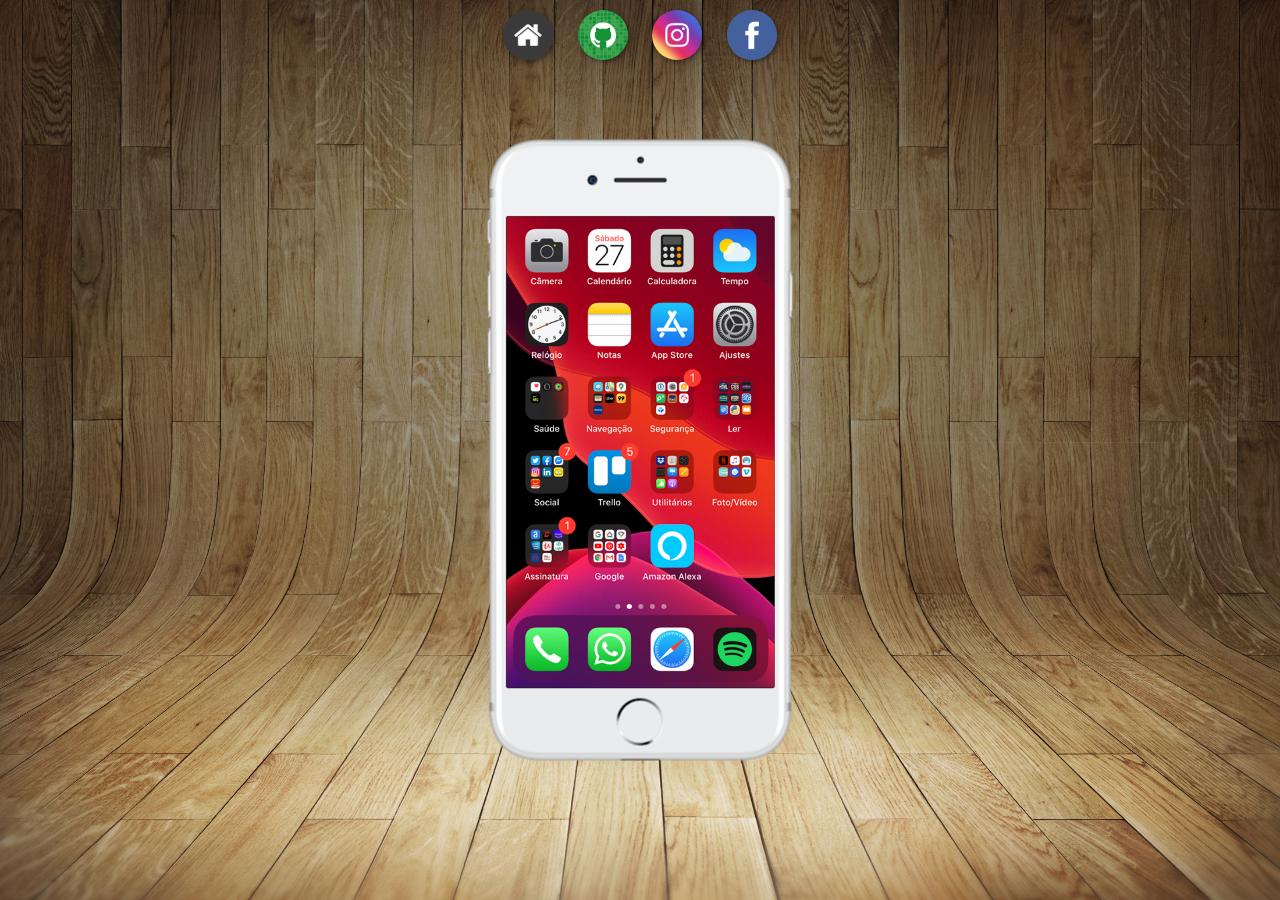
<file: index.html>
<!DOCTYPE html>
<html lang="pt-br">
<head>
    <meta charset="UTF-8">
    <meta name="viewport" content="width=device-width, initial-scale=1.0">
    <title>Projeto Rede Sociais</title>
    <link rel="shortcut icon" href="favicon.ico" type="image/x-icon">
    <link rel="stylesheet" href="estilos/style.css"> 
</head>
<body>
    <main>
        <section id="telefone">
            <iframe src="home.html" name="tela" id="tela" frameborder="0">
                <p>seu navegador náo e compatível com isso.</p>
            </iframe>
        </section>
        <section id="rede-sociais">
            <a href="home.html" target="tela"><img src="imagens/logo-home.jpg" alt="home"></a>
            <a href="github.html" target="tela"><img src="imagens/logo-github.jpg" alt="github"></a>
            <a href="instagram.html" target="tela"><img src="imagens/logo-instagram.jpg" alt="instagram"></a>
            <a href="facebook.html" target="tela"><img src="imagens/logo-facebook.jpg" alt="facebook"></a>
        </section>
    </main>   
</body>
</html>
</file>
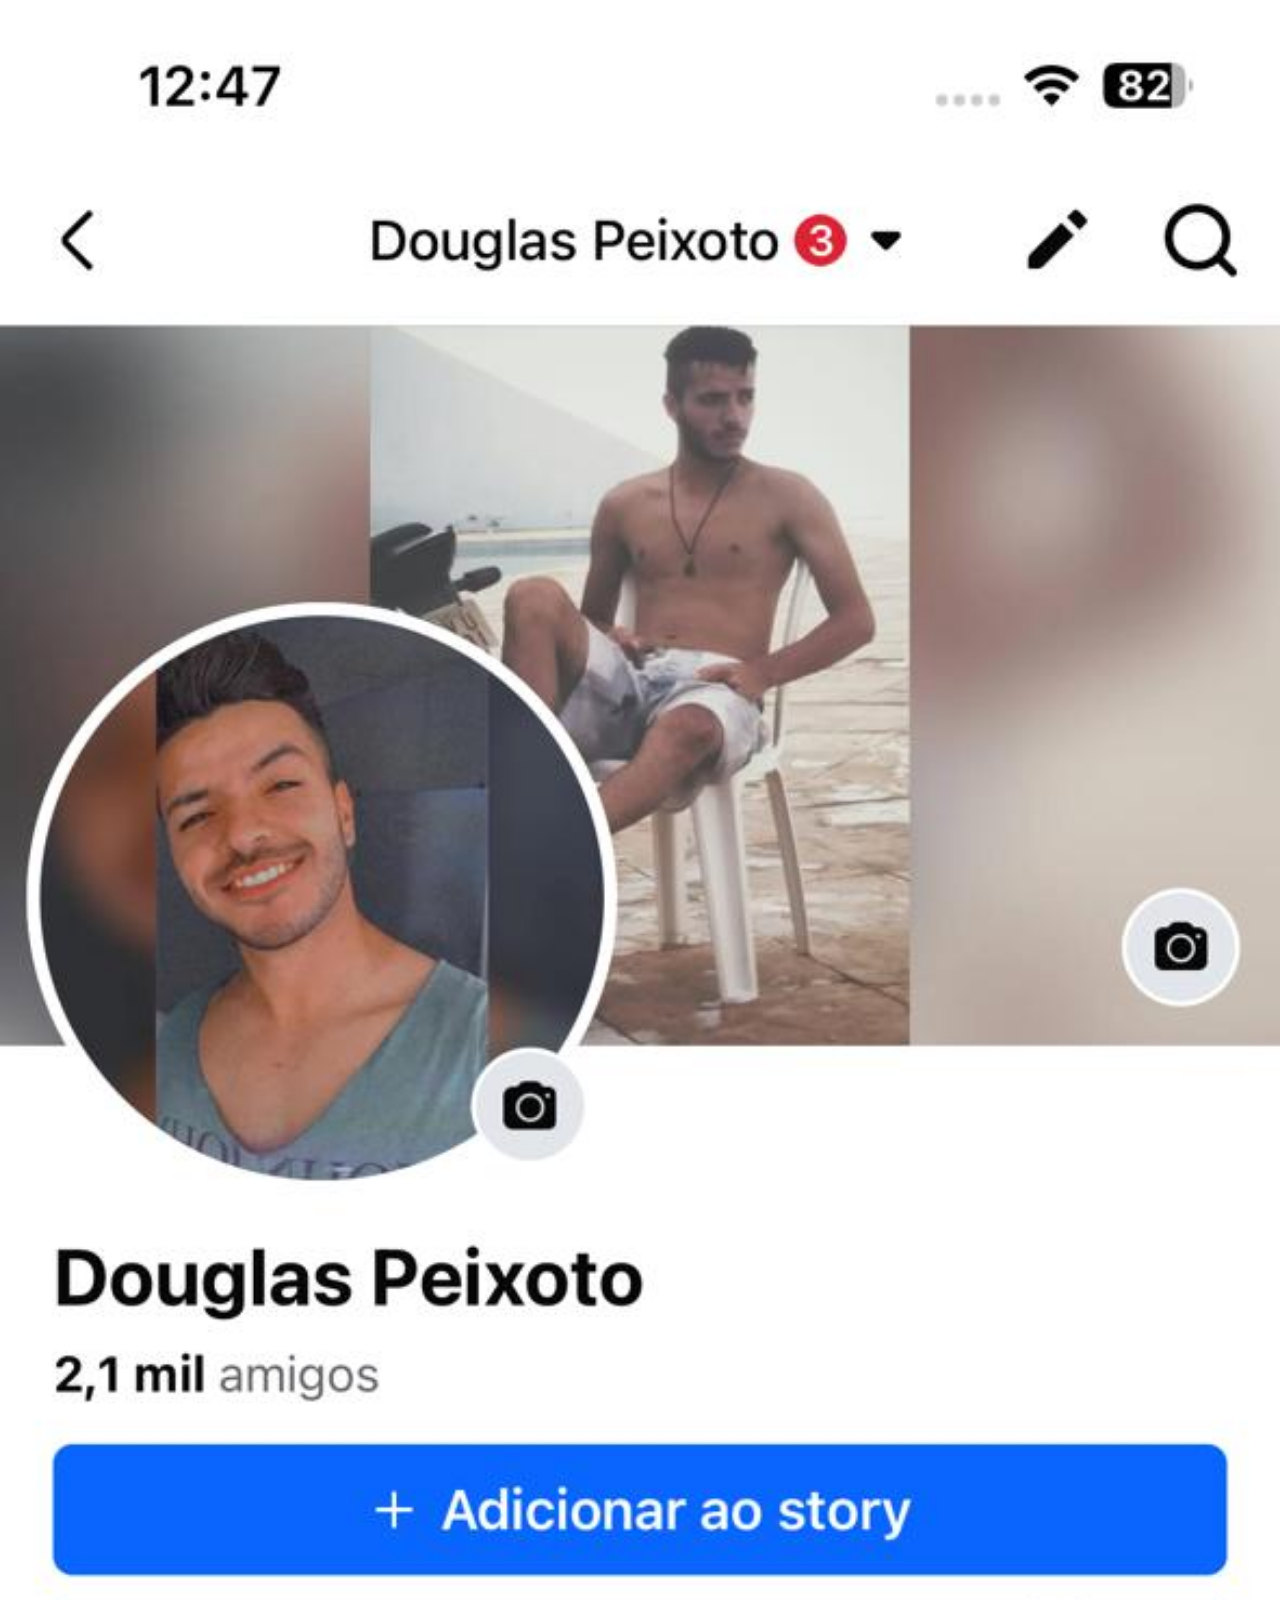
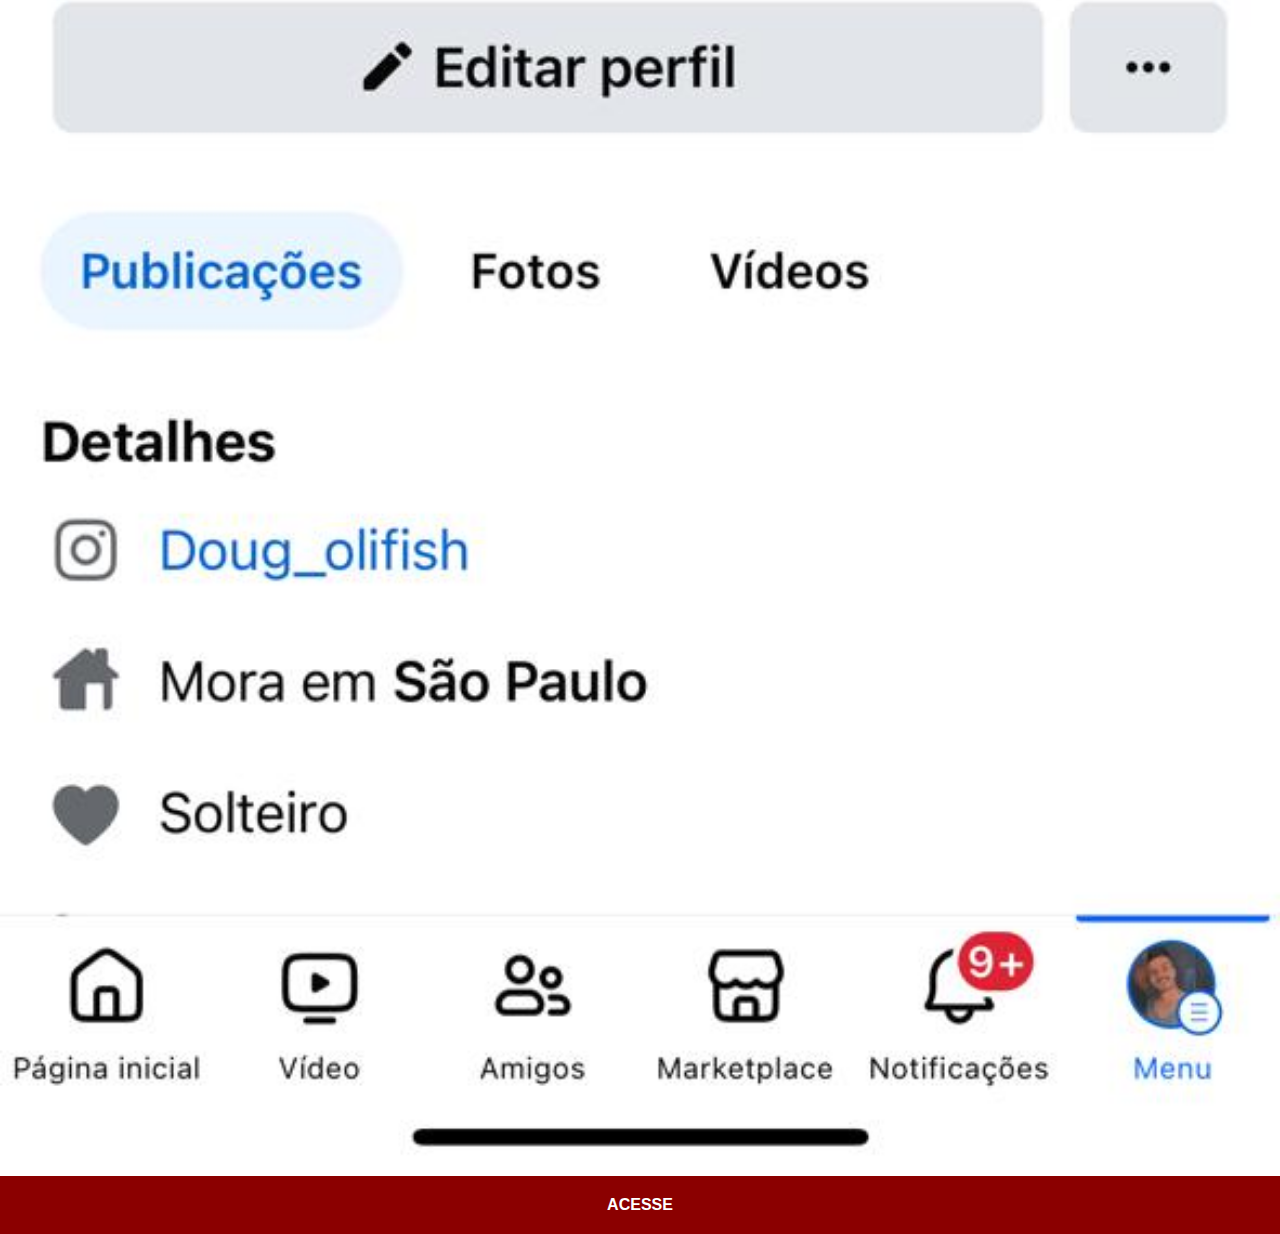
<file: facebook.html>
<!DOCTYPE html>
<html lang="pt-br">
<head>
    <meta charset="UTF-8">
    <meta name="viewport" content="width=device-width, initial-scale=1.0">
    <title>Facebook</title>
    <link rel="stylesheet" href="estilos/social.css">
</head>
<body>
    <img src="imagens/tela-facebook.jpg" alt="Facebook">  
    <a href="https://web.facebook.com/douglas.peixoto2?mibextid=LQQJ4d&rdid=mWrk0SGiaIAIQuv0&share_url=https%3A%2F%2Fweb.facebook.com%2Fshare%2FxMA5tXXhQmKyDEP7%2F%3Fmibextid%3DLQQJ4d%26_rdc%3D1%26_rdr" target="_blank">ACESSE</a>    
</body>
</html>
</file>
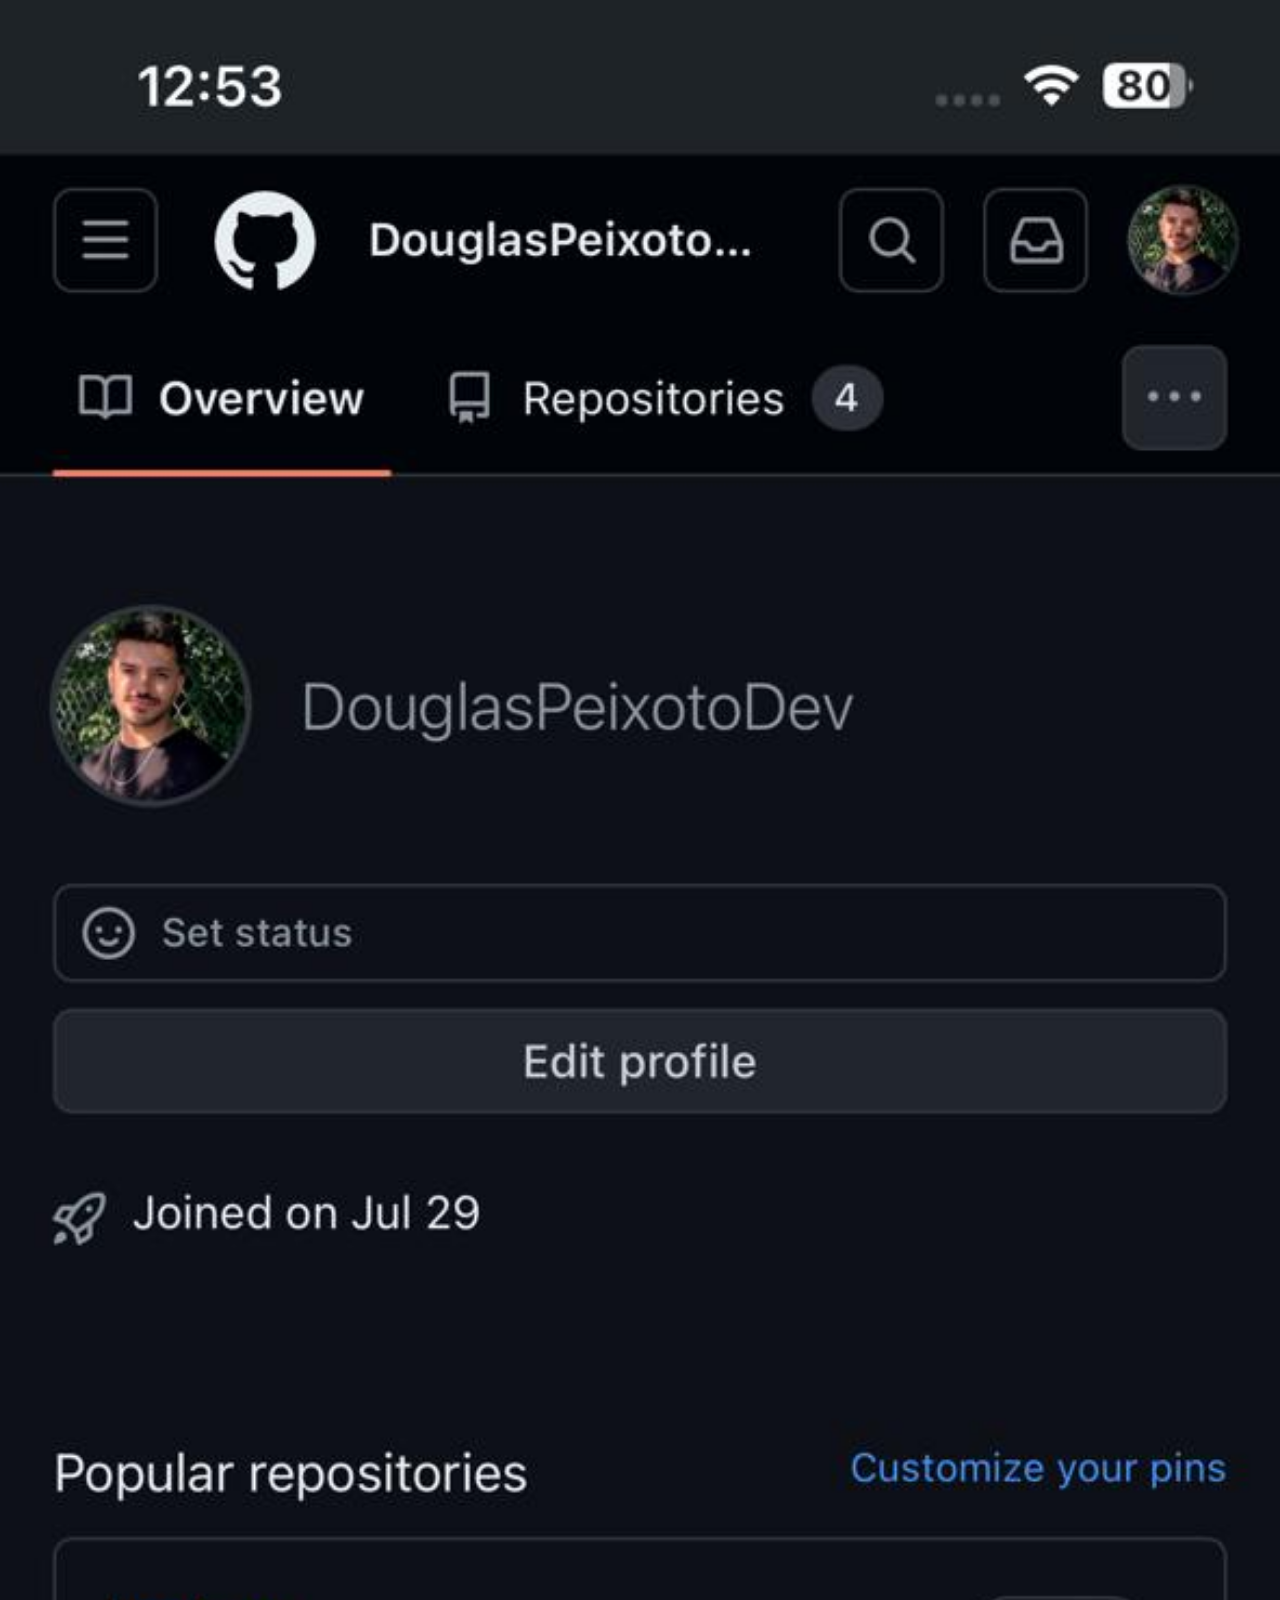
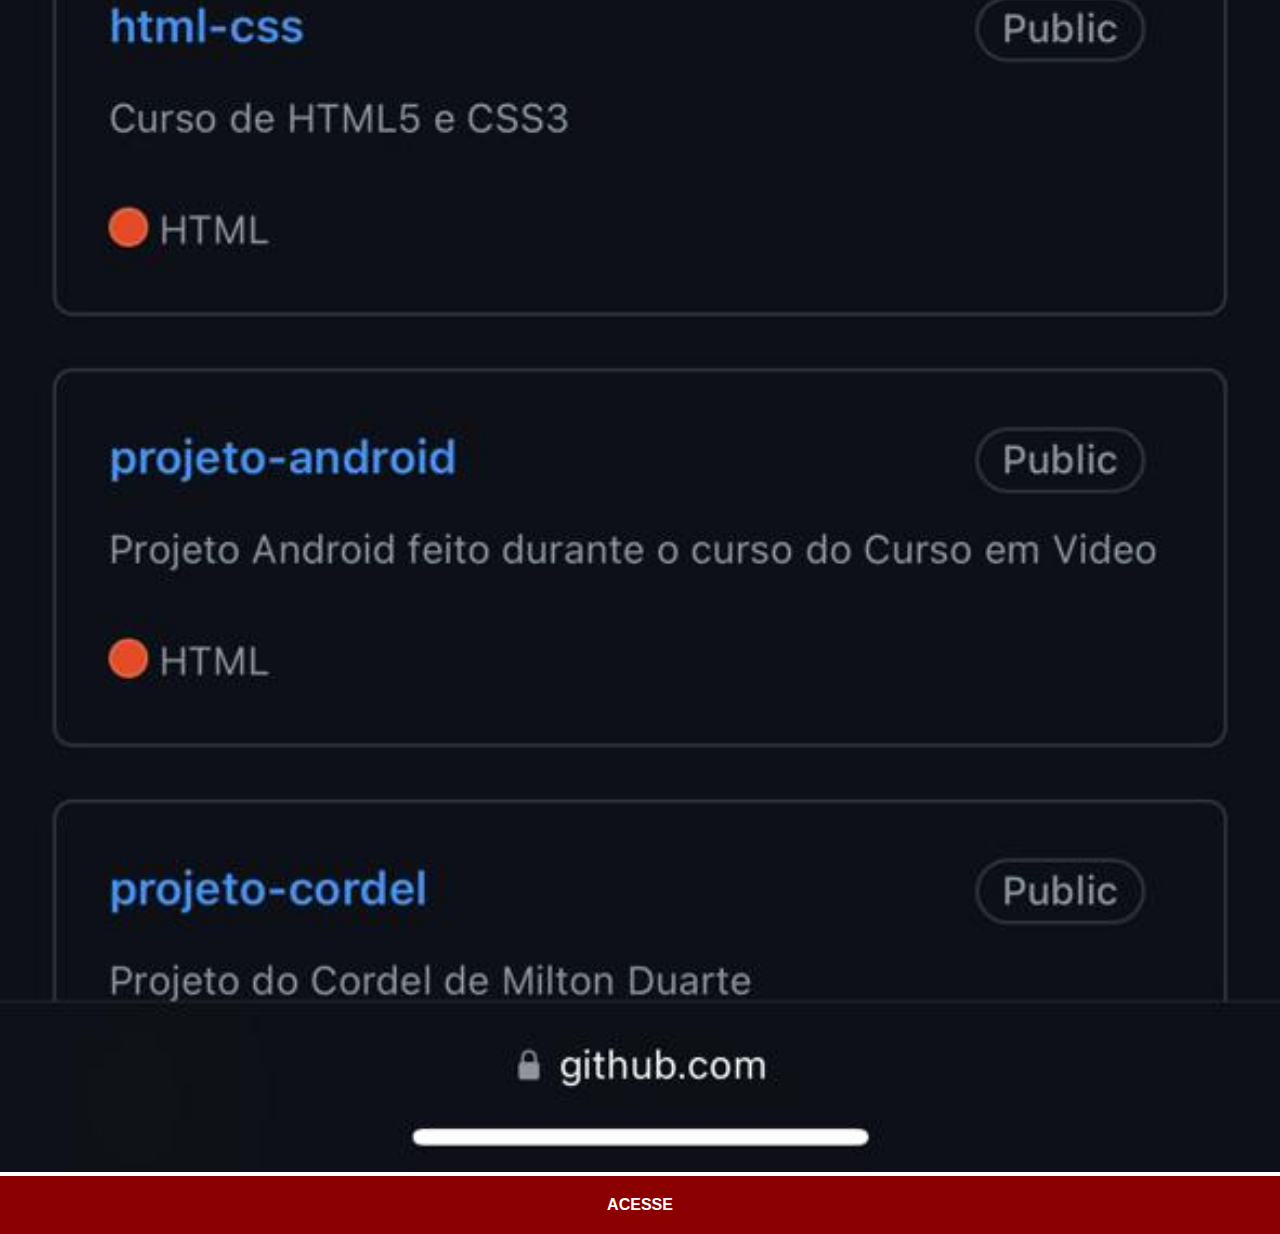
<file: github.html>
<!DOCTYPE html>
<html lang="pt-br">
<head>
    <meta charset="UTF-8">
    <meta name="viewport" content="width=device-width, initial-scale=1.0">
    <title>Github</title>
    <link rel="stylesheet" href="estilos/social.css">
</head>
<body>
    <img src="imagens/tela-github.jpg" alt="Github"> 
    <a href="https://github.com/DouglasPeixotoDev" target="_blank">ACESSE</a> 
</body>
</html>
</file>
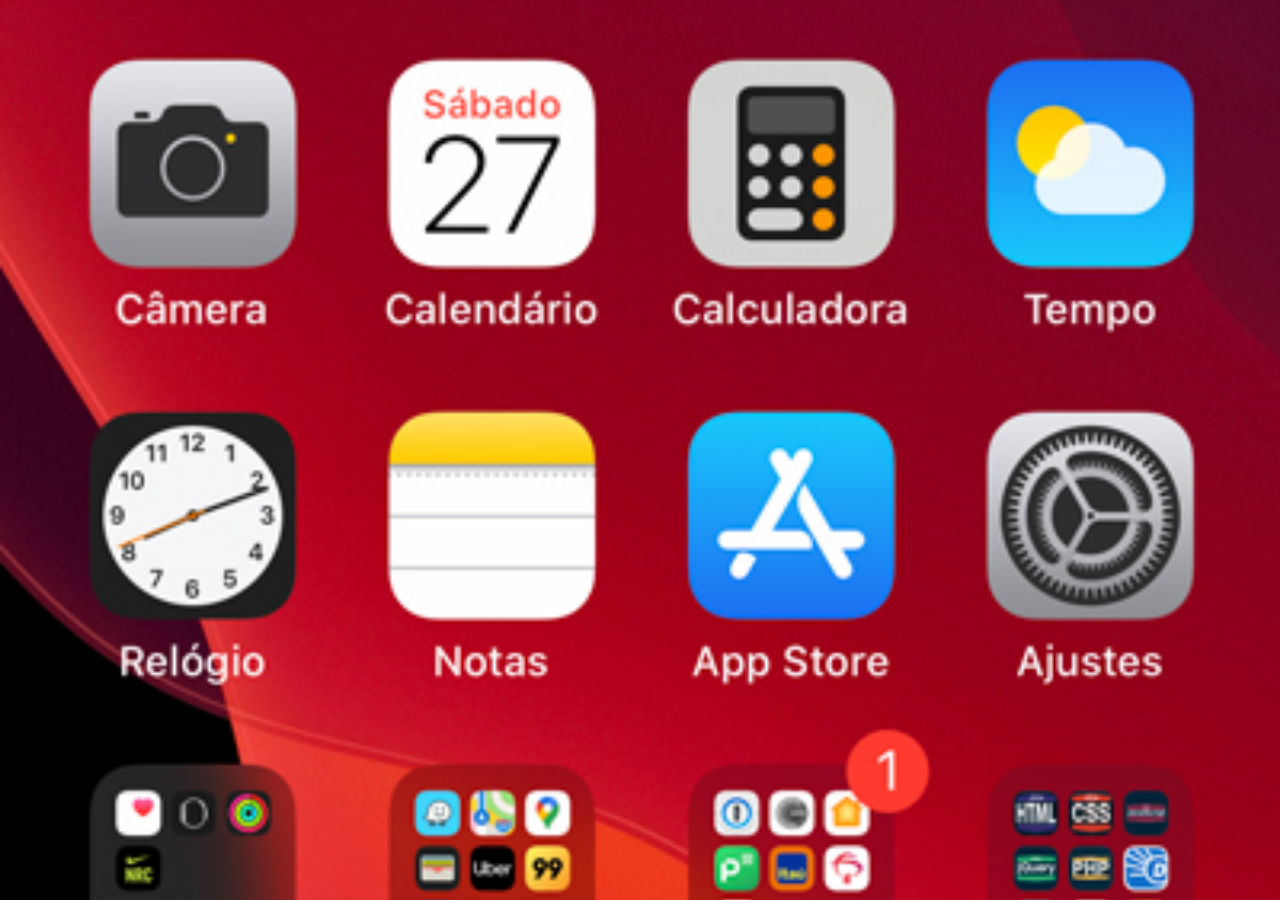
<file: home.html>
<!DOCTYPE html>
<html lang="pt-br">
<head>
    <meta charset="UTF-8">
    <meta name="viewport" content="width=device-width, initial-scale=1.0">
    <title>Home</title>
    <style>
        * {
            margin: 0px;
            padding: 0px;
            height: 100vh;
            width: 100vw;
            background: black url('imagens/tela-home.jpg') no-repeat top center;
            background-size: cover;
        }
    </style>
</head>
<body>
    
</body>
</html>
</file>
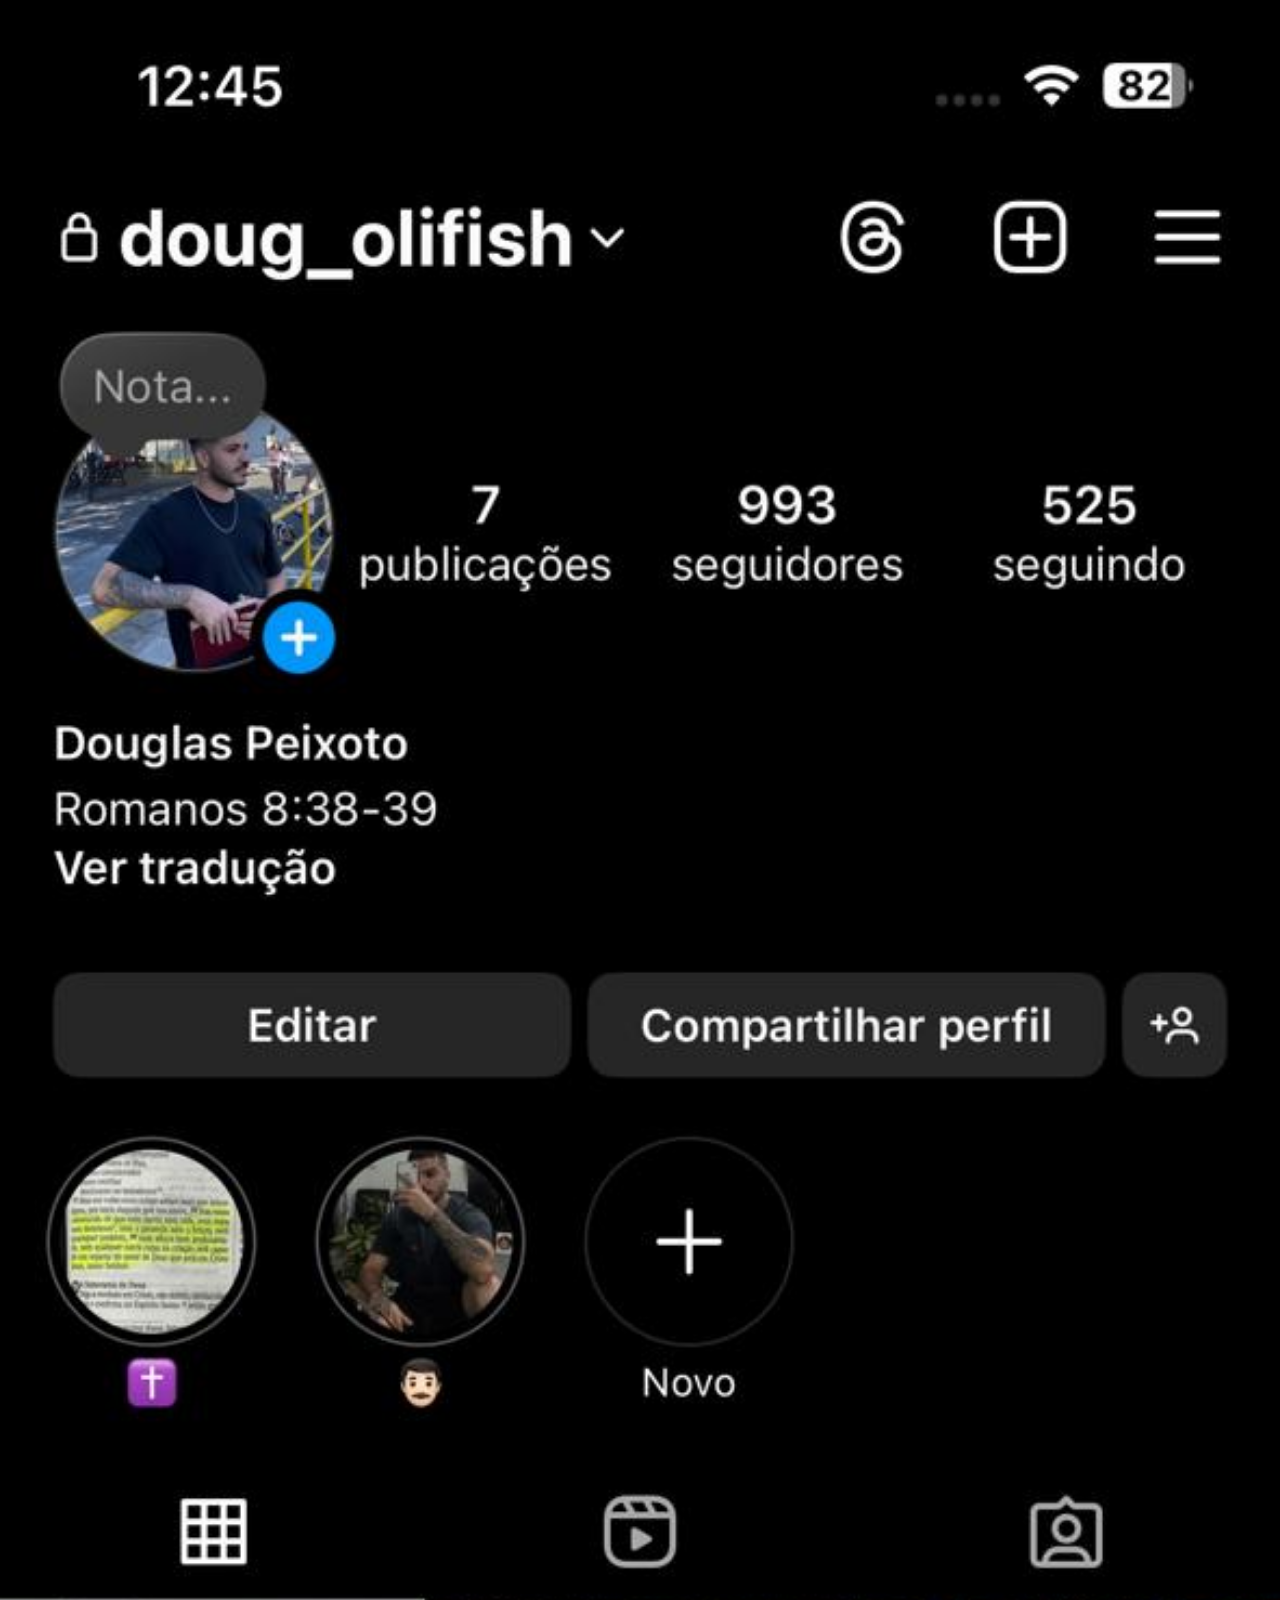
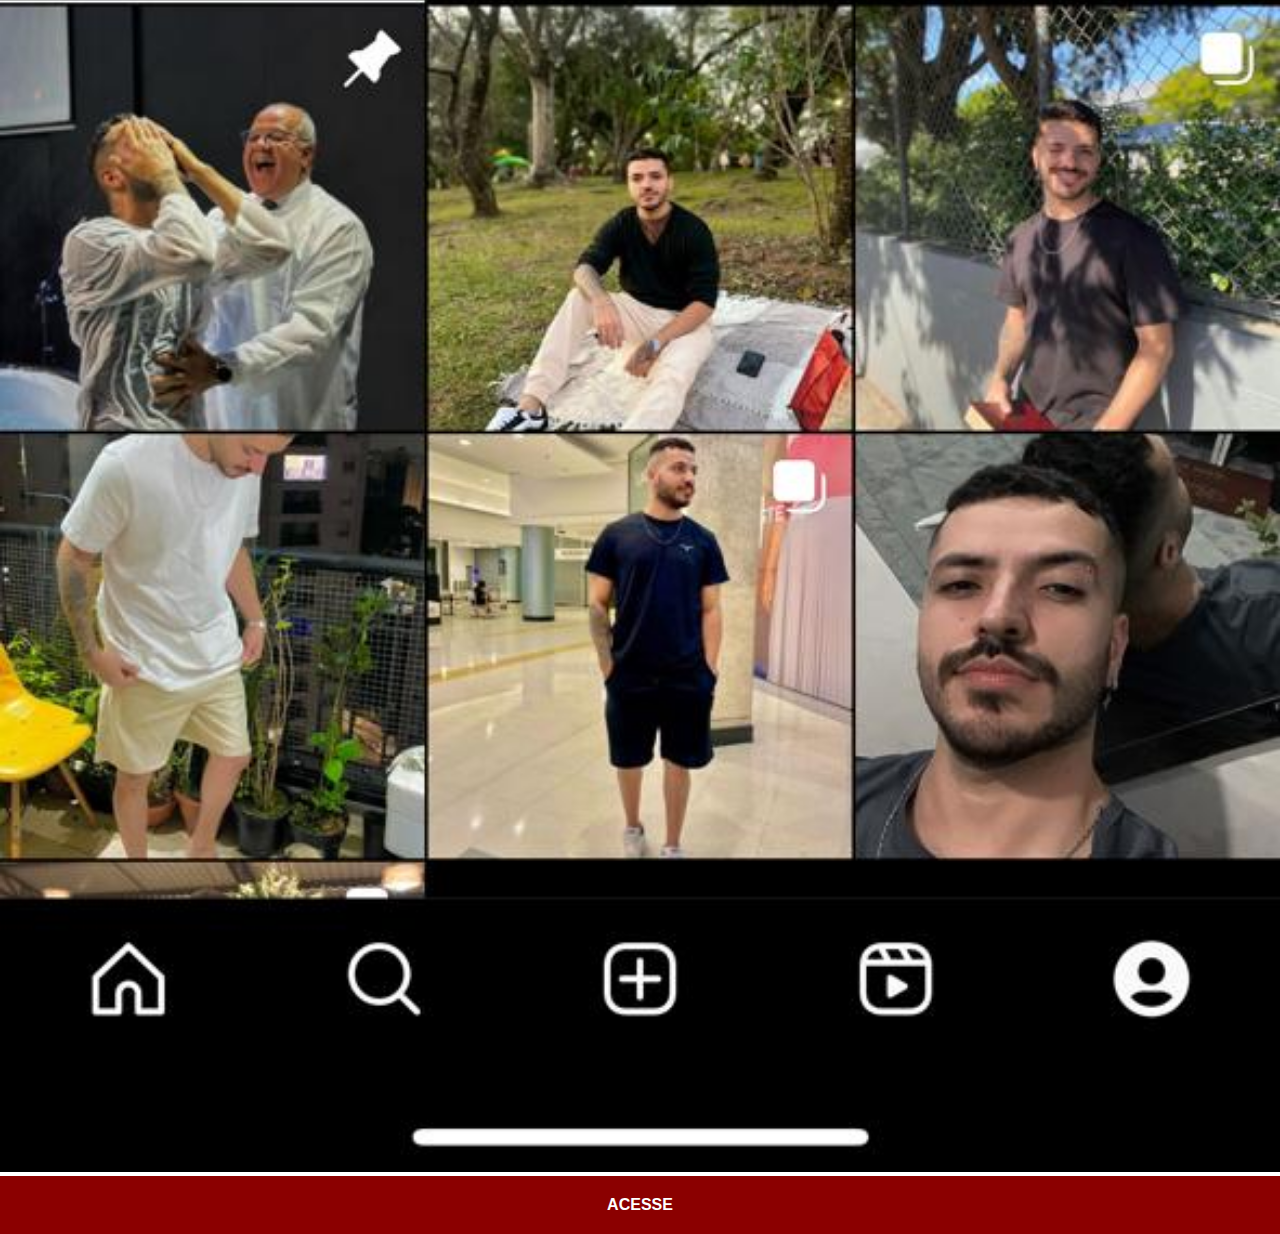
<file: instagram.html>
<!DOCTYPE html>
<html lang="pt-br">
<head>
    <meta charset="UTF-8">
    <meta name="viewport" content="width=device-width, initial-scale=1.0">
    <title>Instagram</title>
    <link rel="stylesheet" href="estilos/social.css">
</head>
<body>
    <img src="imagens/tela-instagram.jpg" alt="Instagram"> 
    <a href="https://www.instagram.com/doug_olifish" target="_blank">ACESSE</a>
</body>
</html>
</file>
<file: estilos/style.css>
@charset "UTF-8";

* {
    margin: 0px;
    padding: 0px;
    font-family: Arial, Helvetica, sans-serif;
}

html, body {
    height: 100vh;
    width: 100vw;
    background-color: black;
}

body {
    background: url(../imagens/fundo-madeira.jpg) no-repeat top center;    
    background-size: cover; 
    background-attachment: fixed;
}

main {
    position: relative;
    height: 100vh;
}

section#telefone {
    position: absolute;
    top: 50%;
    left: 50%;
    transform: translate(-50%, -50%);

    height: 627px;
    width: 311px;
    background: url('../imagens/frame-iphone.png') no-repeat;
}

iframe#tela {
    position: relative;
    top: 80px;
    left: 22px;
    height: 471px;
    width: 268px;
}

section#rede-sociais {
    text-align: center;
}

section#rede-sociais img {
    width: 50px;
    margin: 10px;
    border-radius: 50%;
    box-shadow: 2px 2px 5px rgba(0, 0, 0, 0.445);
    box-sizing: border-box;
}

section#rede-sociais img:hover {
    border: 2px solid rgba(255, 255, 255, 0.671);
    transform: translate(-3px, -3px);
    box-shadow: 5px 5px 10px rgba(0, 0, 0, 0.705);
    transition: transform 0.3s, border 0.2s;
}
</file>
<file: estilos/social.css>
@charset "UTF-8";

* {
    margin: 0px;
    padding: 0px;
    font-family: Arial, Helvetica, sans-serif;
}

::-webkit-scrollbar { /* usado para esconder barra de rolagem*/
    width: 0px;
    height: 0px;
}

img {
    width: 100vw;
}

a {
    display: block;
    background-color: darkred;
    color: white;
    padding: 20px;
    text-align: center;
    font-weight: bolder;
    text-decoration: none;
}

a:hover {
    background-color: red;
}
</file>
